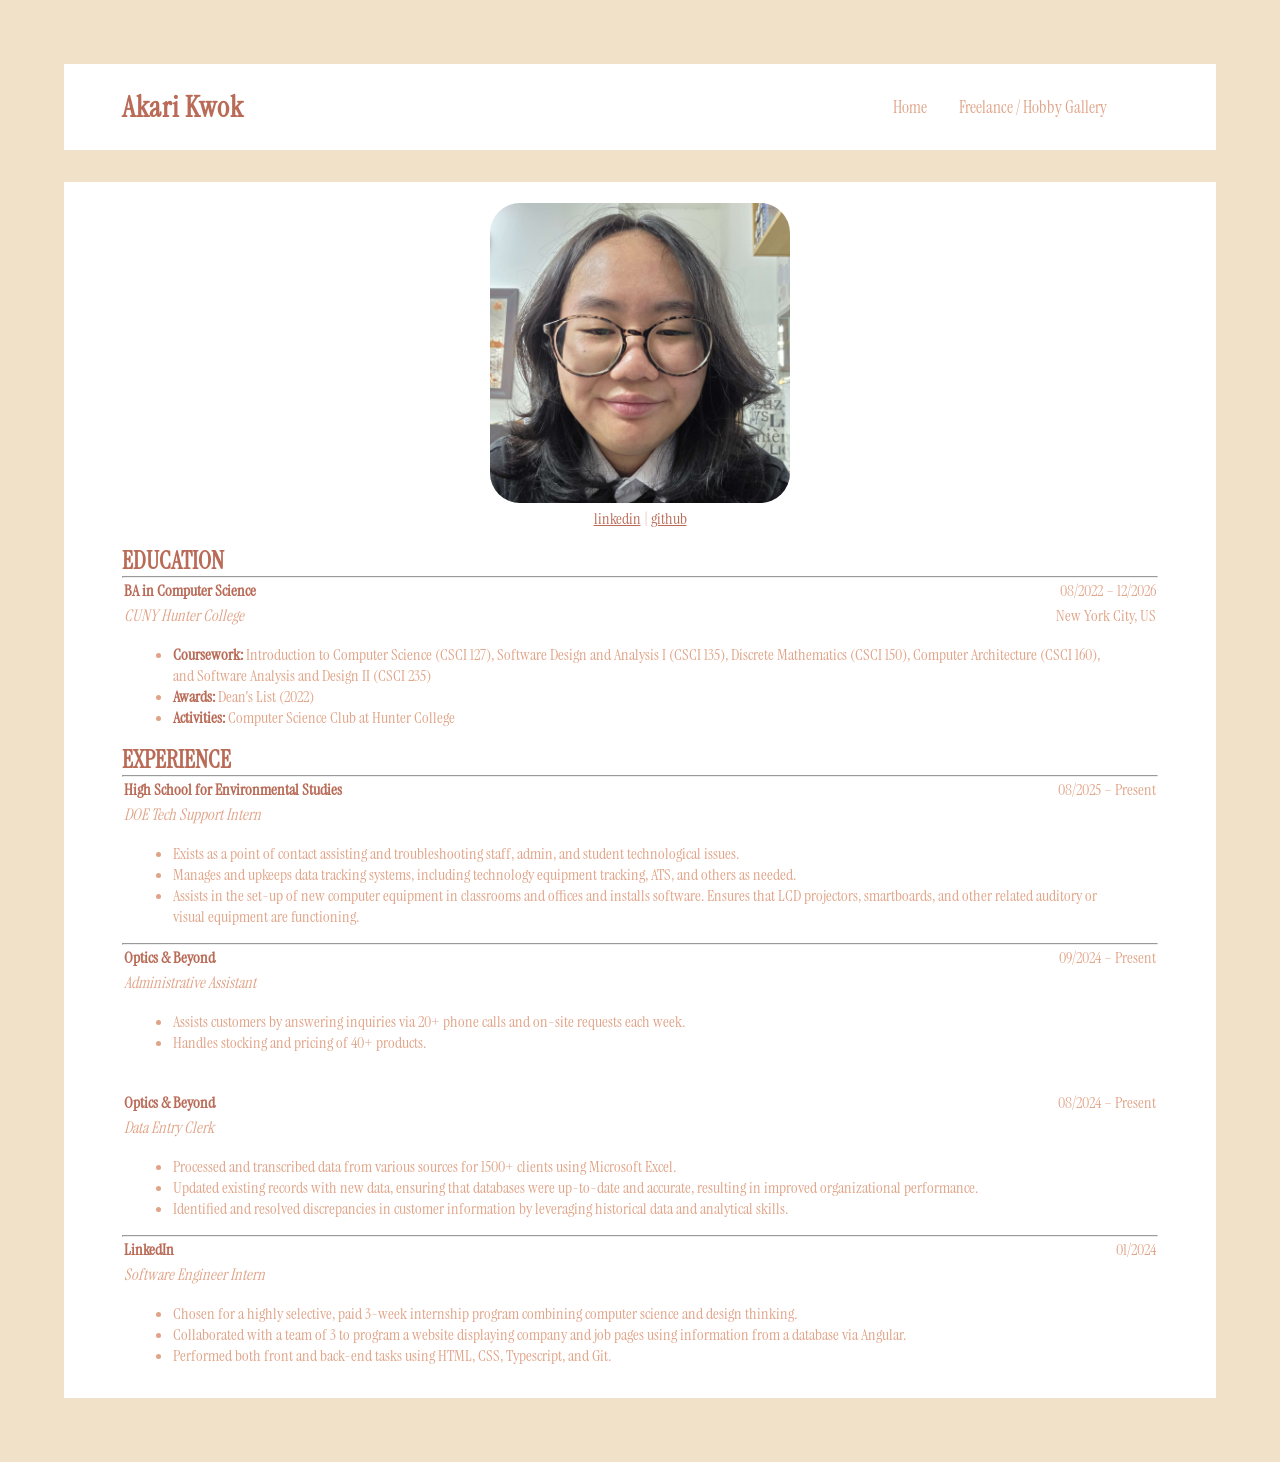
<file: index.html>
<!DOCTYPE html>
<html>
    <head>
        <meta name="viewport" content="width=device-width, initial-scale=1.0">
        <link rel="stylesheet" href="style.css">
        <title>home</title>
        <style></style>
    </head>
    <body>
        <nav>
            <div class="logo">Akari Kwok</div>
            <ul class="nav-links">
                <li><a href="index.html">Home</a></li>
                <li><a href="gallery.html">Freelance / Hobby Gallery</a></li>
            </ul>
        </nav>

        <header class="center">
            <br>
            <img class="akari" src="assets/akari.jpg" alt="akari">
                <br>
                <a class="contact-links" href="https://www.linkedin.com/in/akari-kwok/">linkedin</a>
                | 
                <a class="contact-links" href="https://github.com/akaricakes">github</a>
        </header>

        <section class="edex-section">   
            <h2>EDUCATION</h2>
            <hr>
            <table>
                <td class="table-left">
                    <b>BA in Computer Science</b>
                </td>
                <td class="table-right">
                    08/2022 – 12/2026
                </td>
            </table>
            <table>
                <td class="table-left">
                    <i>CUNY Hunter College</i>
                </td>
                <td class="table-right">
                    New York City, US
                </td>
            </table>
            <ul>
                <li><b>Coursework:</b> Introduction to Computer Science (CSCI 127), Software Design and Analysis I (CSCI 135), Discrete Mathematics (CSCI 150), Computer Architecture (CSCI 160), and Software Analysis and Design II (CSCI 235)</li>
                <li><b>Awards:</b> Dean's List (2022)</li>
                <li><b>Activities:</b> Computer Science Club at Hunter College</li>
            </ul>

            <h2>EXPERIENCE</h2>
            <hr>
            <table>
                <td class="table-left">
                    <b>High School for Environmental Studies</b>
                </td>
                <td class="table-right">
                    08/2025 – Present
                </td>
            </table>
            <table>
                <td class="table-left">
                    <i>DOE Tech Support Intern</i>
                </td>
            </table>
            <ul>
                <li>Exists as a point of contact assisting and troubleshooting staff, admin, and student technological issues.</li>
                <li>Manages and upkeeps data tracking systems, including technology equipment tracking, ATS, and others as needed.</li>
                <li>Assists in the set-up of new computer equipment in classrooms and offices and installs software. Ensures that LCD projectors, smartboards, and other related auditory or visual equipment are functioning.​</li>
            </ul>

            <hr>
            <table>
                <td class="table-left">
                    <b>Optics & Beyond</b>
                </td>
                <td class="table-right">
                    09/2024 – Present
                </td>
            </table>
            <table>
                <td class="table-left">
                    <i>Administrative Assistant</i>
                </td>
            </table>
            <ul>
                <li>Assists customers by answering inquiries via 20+ phone calls and on-site requests each week.</li>
                <li>Handles stocking and pricing of 40+ products.</li><br>
            </ul>
            <table>
                <td class="table-left">
                    <b>Optics & Beyond</b>
                </td>
                <td class="table-right">
                    08/2024 – Present
                </td>
            </table>
            <table>
                <td class="table-left">
                    <i>Data Entry Clerk</i>
                </td>
            </table>
            <ul>
                <li>Processed and transcribed data from various sources for 1500+ clients using Microsoft Excel.</li>
                <li>Updated existing records with new data, ensuring that databases were up-to-date and accurate, resulting in improved organizational performance.</li>
                <li>Identified and resolved discrepancies in customer information by leveraging historical data and analytical skills.</li>
            </ul>

            <hr>
            <table>
                <td class="table-left">
                    <b>LinkedIn⁠</b><br>
                </td>
                <td class="table-right">
                    01/2024
                </td>
            </table>
            <table>
                <td class="table-left">
                    <i>Software Engineer Intern</i>
                </td>
            </table>
            <ul>
                <li>Chosen for a highly selective, paid 3-week internship program combining computer science and design thinking.</li>
                <li>Collaborated with a team of 3 to program a website displaying company and job pages using information from a database via Angular.</li>
                <li>Performed both front and back-end tasks using HTML, CSS, Typescript, and Git.</li>
            </ul>
        </section>   
    </body>
</html>
</file>
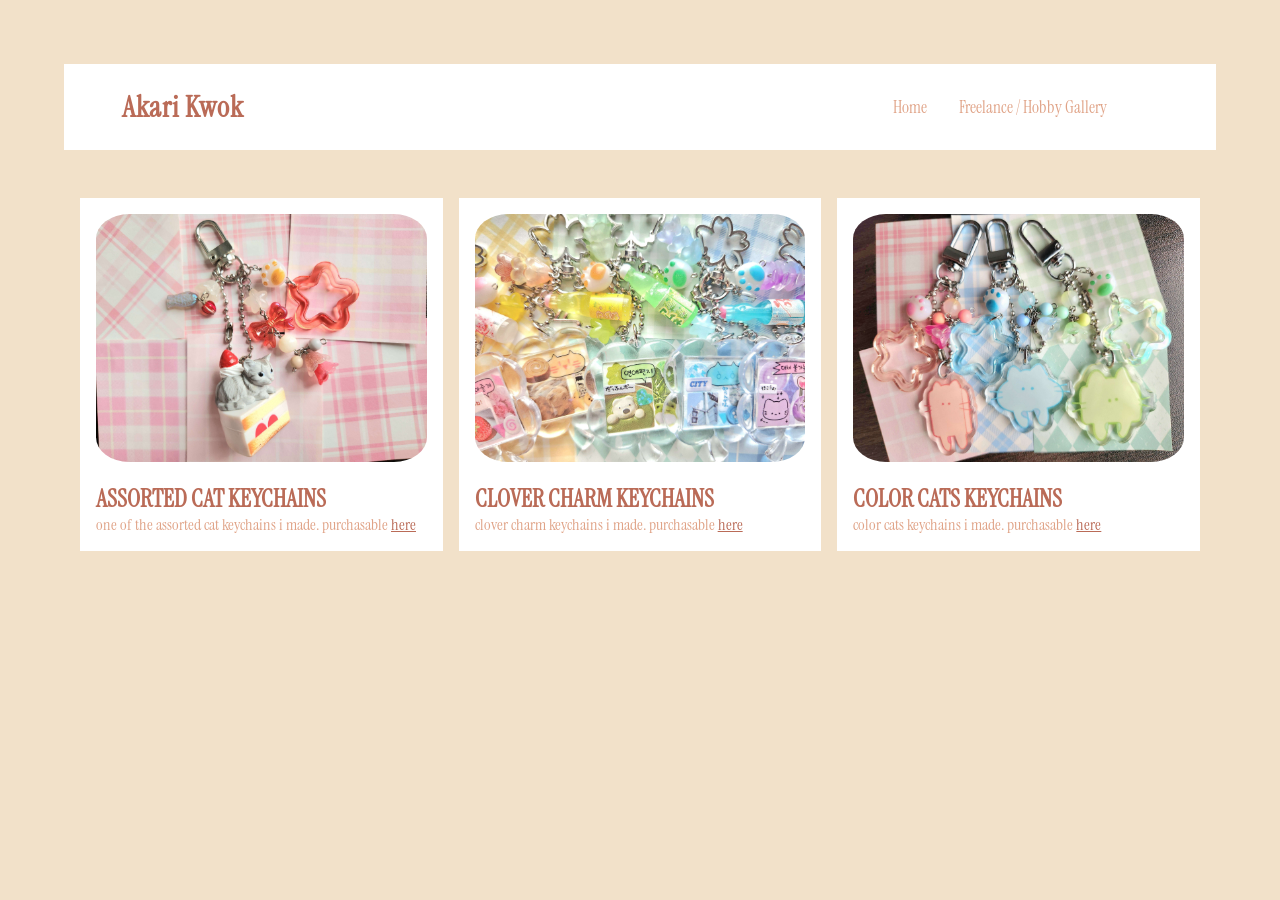
<file: gallery.html>
<!DOCTYPE html>
<html>
    <head>
        <meta name="viewport" content="width=device-width, initial-scale=1.0">
        <link rel="stylesheet" href="style.css">
        <title>gallery</title>
    </head>
    <body>
        <nav>
            <div class="logo">Akari Kwok</div>
            <ul class="nav-links">
                <li><a href="index.html">Home</a></li>
                <li><a href="gallery.html">Freelance / Hobby Gallery</a></li>
            </ul>
        </nav>

        <div class="gallery">
            <div class="col">
                <img class="gallery-item" src="assets/assorted cat keychains ver. I.jpg" alt="ackv1">
                <br>
                <h2>ASSORTED CAT KEYCHAINS</h2>
                one of the assorted cat keychains i made. purchasable
                <a class="contact-links" href="https://www.etsy.com/listing/1769429597/assorted-cat-keychains?ref=shop_home_active_8&logging_key=a5d8ab17440ab9417f0c4569e3aa0a163777fa98%3A1769429597">here</a>
            </div>
            <div class="col">
                <img class="gallery-item" src="assets/clover charm keychains.jpg" alt="cck1">
                <br>
                <h2>CLOVER CHARM KEYCHAINS</h2>
                clover charm keychains i made. purchasable
                <a class="contact-links" href="https://www.etsy.com/listing/1858303953/clover-deco-keychains?ref=shop_home_active_6&logging_key=ab389e3120895a209d7935647b017ef8b89ebdef%3A1858303953">here</a>
            </div>
            <div class="col">
                <img class="gallery-item" src="assets/color cats keychains.jpg" alt="cck2">
                <br>
                <h2>COLOR CATS KEYCHAINS</h2>
                color cats keychains i made. purchasable
                <a class="contact-links" href="https://www.etsy.com/listing/1759416387/color-cat-keychains?ref=shop_home_active_11&logging_key=e35380c03c81599e1ee14227e1a9d3256ecc6e91%3A1759416387">here</a>
            </div>
        </div>
    </body> 
</html>
</file>
<file: style.css>
@font-face {
    font-family: instrumentFont;
    src: url("./fonts/InstrumentSerif-Regular.ttf");
}

* {
    margin: 0;
    padding: 0;
    box-sizing: border-box;
}

b {
    color:#BA6B57;
}

body {
    margin: 5%;
    width: 90%;
    background-color: #F2E1C9;
    color: #E0A387;
}

h1
{
    margin: 20px;
    padding: 0; 
    color: #BA6B57;
}

h2 
{
    margin: 0;
    padding: 0; 
    color: #BA6B57;
}

header {
    text-align: center;
}

hr {
    margin: 0;
    padding: 0; 
}

html 
{
    font-family: instrumentFont;
}

nav {
    width: 100%;
    padding: 1rem 5%;
    background: #FFFFFF;
    backdrop-filter: blur(15px);
    margin-bottom: 2rem;

    display: flex;
    align-items: center;
    justify-content: flex-end;
}

p {
    margin-top: 18px;
    padding: 0; 
}

table {
    border-collapse: separate;
    border: none;
    width: 100%;
    border-color:#F2E1C9;
}

ul {
    margin: 0;
    padding: 1rem 5%;
}

.center {
    text-align: center;
    margin-left: auto;
    margin-right: auto;
    background: #FFFFFF;
}

.gallery {
    display: grid;
    grid-gap: 16px;
    padding: 16px;
    
    @media (min-width: 768px) 
    {
        grid-template-columns: repeat(3, 1fr);
    }

    @media (min-width: 960px) 
    {
        grid-template-columns: repeat(3, 1fr);
    }

    @media (min-width: 1200px) 
    {
        grid-template-columns: repeat(3, 1fr);
    }

    .col {
        background-color: #FFFFFF;
        padding: 16px;
    }
}

.gallery-item {
    display: block;
    width: 100%;
    max-width: 100%;
    border-radius: 10%;
}

.nav-links li a {
    color: #E0A387;
}

a.contact-links {
    color: #BA6B57;    
    text-align: center;
}

a.contact-links:hover {
    color: #F2E1C9;
    text-shadow: 0 0 10px #F2E1C9;
}

.edex-section {
    width: 100%;
    padding: 1rem 5%;
    background: #FFFFFF;
    backdrop-filter: blur(15px);
    margin-bottom: 2rem;
}

.logo {
    font-size: 1.8rem;
    font-weight: 700;
    color: #BA6B57;
    letter-spacing: 1px;
    margin-right: auto;
}

.nav-links {
    list-style: none;
    display: flex;
    gap: 2rem;
}

.nav-links li a {
    position: relative;
    font-size: 1.05rem;
    font-weight: 500;
    text-decoration: none;
    color: #E0A387;
    transition: 0.3s;
}

.nav-links li a:hover {
    color: #F2E1C9;
    text-shadow: 0 0 10px #F2E1C9;
}

.table-left {
    text-align: left;
}

.table-right {
    text-align: right;
}

.akari {
    width: 300px;
    height: 300px;
    border-radius: 10%;
}
</file>
